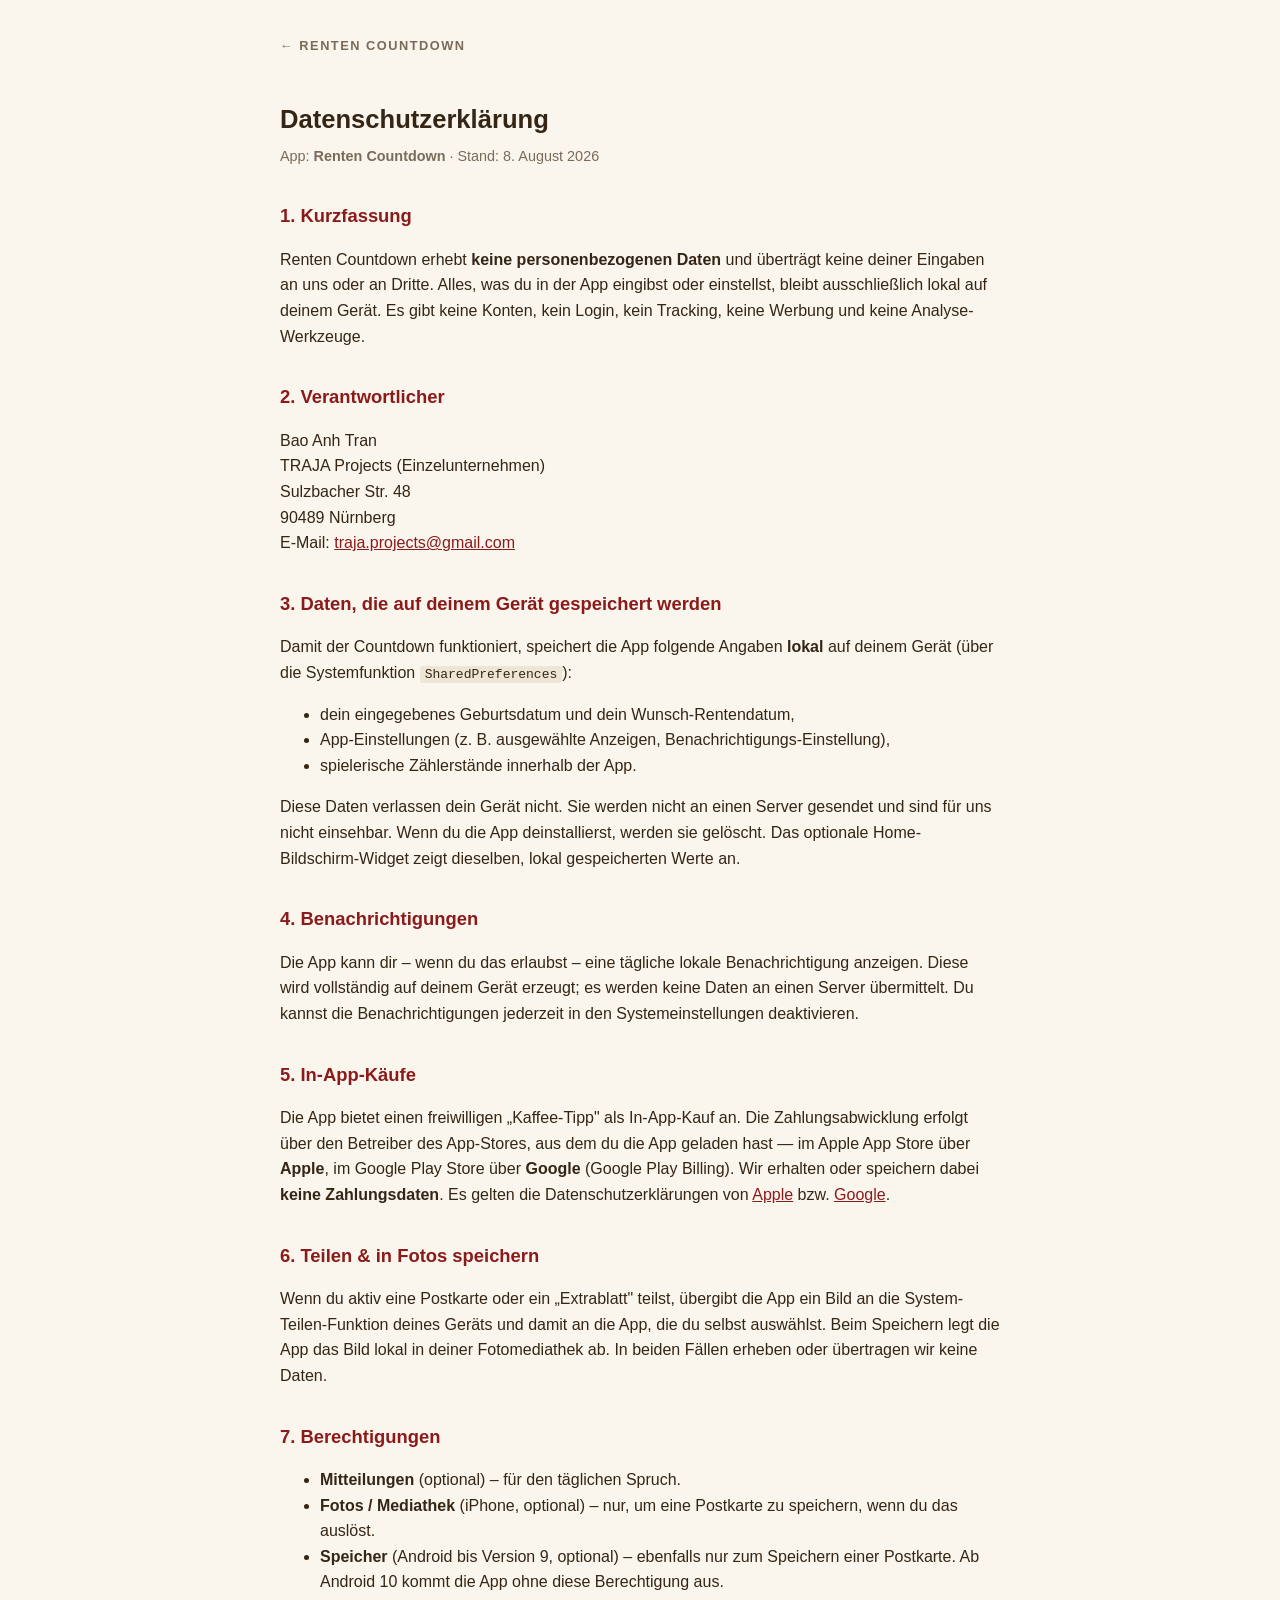
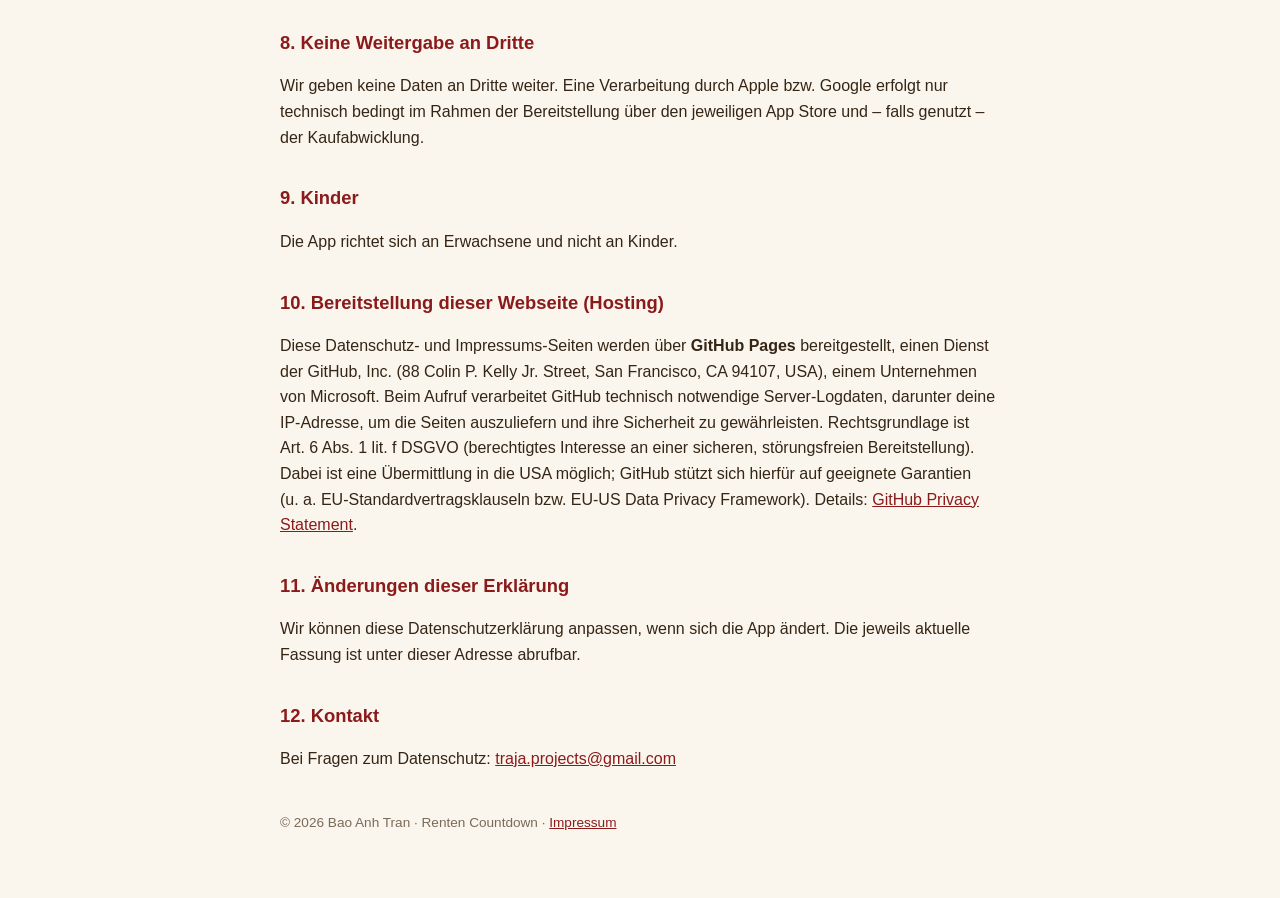
<file: docs/datenschutz.html>
<!DOCTYPE html>
<html lang="de">
<head>
  <meta charset="utf-8">
  <meta name="viewport" content="width=device-width, initial-scale=1">
  <title>Datenschutzerklärung – Renten Countdown</title>
  <meta name="description" content="Renten Countdown speichert alles auf dem Gerät: kein Konto, kein Login, kein Tracking, keine Werbung. Die vollständige Datenschutzerklärung.">
  <link rel="canonical" href="https://renten-countdown.de/datenschutz">

  <!--
    Vorschau-Karte OHNE `og:image`: Diese Adresse steht als Datenschutz-URL in
    beiden Store-Listings und in der App — sie wird verschickt, nicht beworben.
    Ein Marketing-Motiv auf einer Rechtsseite verspräche das Falsche; Titel und
    Beschreibung genügen, damit im Messenger kein nackter Link steht. Ohne
    `og:image` fällt die Karte bewusst auf die kleine Text-Darstellung zurück —
    darum hier auch kein `twitter:card`.
  -->
  <meta property="og:type" content="website">
  <meta property="og:locale" content="de_DE">
  <meta property="og:site_name" content="Renten Countdown">
  <meta property="og:title" content="Datenschutz — Renten Countdown">
  <meta property="og:description" content="Alles bleibt auf dem Gerät: kein Konto, kein Login, kein Tracking, keine Werbung.">
  <meta property="og:url" content="https://renten-countdown.de/datenschutz">

  <!-- Zustellung der Bildmarke wie in index.html — Begründung steht dort. -->
  <link rel="icon" href="/favicon.ico" sizes="16x16 32x32 48x48">
  <link rel="icon" type="image/png" href="/assets/icon-192.png" sizes="192x192">
  <link rel="apple-touch-icon" href="/assets/apple-touch-icon.png">
  <style>
    :root { color-scheme: light; }
    body {
      font-family: -apple-system, "Segoe UI", Roboto, Helvetica, Arial, sans-serif;
      max-width: 720px; margin: 0 auto; padding: 32px 22px 64px;
      background: #FAF6EE; color: #352515; line-height: 1.6;
    }
    h1 { font-size: 1.6rem; margin-bottom: 0.2em; }
    h2 { font-size: 1.15rem; margin-top: 1.8em; color: #8B1A1A; }
    .stand { color: #7A6A58; font-size: 0.9rem; margin-top: 0; }
    a { color: #8B1A1A; }
    code { background: #EDE5D5; padding: 1px 5px; border-radius: 3px; }
    footer { margin-top: 3em; color: #7A6A58; font-size: 0.85rem; }
    .zurueck {
      display: inline-block; margin-bottom: 2em;
      font-size: 0.8rem; font-weight: 700; letter-spacing: 1.5px; text-transform: uppercase;
      color: #7A6A58; text-decoration: none;
    }
    .zurueck:hover { color: #8B1A1A; }
  </style>
</head>
<body>
  <a class="zurueck" href="./">← Renten Countdown</a>
  <h1>Datenschutzerklärung</h1>
  <p class="stand">App: <strong>Renten Countdown</strong> · Stand: 8. August 2026</p>

  <h2>1. Kurzfassung</h2>
  <p>
    Renten Countdown erhebt <strong>keine personenbezogenen Daten</strong> und überträgt keine
    deiner Eingaben an uns oder an Dritte. Alles, was du in der App eingibst oder einstellst,
    bleibt ausschließlich lokal auf deinem Gerät. Es gibt keine Konten, kein Login, kein Tracking,
    keine Werbung und keine Analyse-Werkzeuge.
  </p>

  <h2>2. Verantwortlicher</h2>
  <p>
    Bao Anh Tran<br>
    TRAJA Projects (Einzelunternehmen)<br>
    Sulzbacher Str. 48<br>
    90489 Nürnberg<br>
    E-Mail: <a href="mailto:traja.projects@gmail.com">traja.projects@gmail.com</a>
  </p>

  <h2>3. Daten, die auf deinem Gerät gespeichert werden</h2>
  <p>
    Damit der Countdown funktioniert, speichert die App folgende Angaben <strong>lokal</strong>
    auf deinem Gerät (über die Systemfunktion <code>SharedPreferences</code>):
  </p>
  <ul>
    <li>dein eingegebenes Geburtsdatum und dein Wunsch-Rentendatum,</li>
    <li>App-Einstellungen (z.&nbsp;B. ausgewählte Anzeigen, Benachrichtigungs-Einstellung),</li>
    <li>spielerische Zählerstände innerhalb der App.</li>
  </ul>
  <p>
    Diese Daten verlassen dein Gerät nicht. Sie werden nicht an einen Server gesendet und sind
    für uns nicht einsehbar. Wenn du die App deinstallierst, werden sie gelöscht. Das optionale
    Home-Bildschirm-Widget zeigt dieselben, lokal gespeicherten Werte an.
  </p>

  <h2>4. Benachrichtigungen</h2>
  <p>
    Die App kann dir – wenn du das erlaubst – eine tägliche lokale Benachrichtigung anzeigen.
    Diese wird vollständig auf deinem Gerät erzeugt; es werden keine Daten an einen Server
    übermittelt. Du kannst die Benachrichtigungen jederzeit in den Systemeinstellungen deaktivieren.
  </p>

  <h2>5. In-App-Käufe</h2>
  <p>
    Die App bietet einen freiwilligen „Kaffee-Tipp" als In-App-Kauf an. Die Zahlungsabwicklung
    erfolgt über den Betreiber des App-Stores, aus dem du die App geladen hast — im Apple App Store
    über <strong>Apple</strong>, im Google Play Store über <strong>Google</strong> (Google Play
    Billing). Wir erhalten oder speichern dabei <strong>keine Zahlungsdaten</strong>. Es gelten die
    Datenschutzerklärungen von
    <a href="https://www.apple.com/legal/privacy/de-ww/" target="_blank" rel="noopener">Apple</a>
    bzw.
    <a href="https://policies.google.com/privacy" target="_blank" rel="noopener">Google</a>.
  </p>

  <h2>6. Teilen &amp; in Fotos speichern</h2>
  <p>
    Wenn du aktiv eine Postkarte oder ein „Extrablatt" teilst, übergibt die App ein Bild an die
    System-Teilen-Funktion deines Geräts und damit an die App, die du selbst auswählst. Beim
    Speichern legt die App das Bild lokal in deiner Fotomediathek ab. In beiden Fällen erheben
    oder übertragen wir keine Daten.
  </p>

  <h2>7. Berechtigungen</h2>
  <ul>
    <li><strong>Mitteilungen</strong> (optional) – für den täglichen Spruch.</li>
    <li><strong>Fotos / Mediathek</strong> (iPhone, optional) – nur, um eine Postkarte zu speichern, wenn du das auslöst.</li>
    <li><strong>Speicher</strong> (Android bis Version 9, optional) – ebenfalls nur zum Speichern einer Postkarte. Ab Android 10 kommt die App ohne diese Berechtigung aus.</li>
  </ul>

  <h2>8. Keine Weitergabe an Dritte</h2>
  <p>
    Wir geben keine Daten an Dritte weiter. Eine Verarbeitung durch Apple bzw. Google erfolgt nur
    technisch bedingt im Rahmen der Bereitstellung über den jeweiligen App Store und – falls genutzt –
    der Kaufabwicklung.
  </p>

  <h2>9. Kinder</h2>
  <p>
    Die App richtet sich an Erwachsene und nicht an Kinder.
  </p>

  <h2>10. Bereitstellung dieser Webseite (Hosting)</h2>
  <p>
    Diese Datenschutz- und Impressums-Seiten werden über <strong>GitHub Pages</strong>
    bereitgestellt, einen Dienst der GitHub,&nbsp;Inc. (88 Colin P. Kelly Jr. Street,
    San Francisco, CA 94107, USA), einem Unternehmen von Microsoft. Beim Aufruf
    verarbeitet GitHub technisch notwendige Server-Logdaten, darunter deine
    IP-Adresse, um die Seiten auszuliefern und ihre Sicherheit zu gewährleisten.
    Rechtsgrundlage ist Art.&nbsp;6 Abs.&nbsp;1 lit.&nbsp;f DSGVO (berechtigtes
    Interesse an einer sicheren, störungsfreien Bereitstellung). Dabei ist eine
    Übermittlung in die USA möglich; GitHub stützt sich hierfür auf geeignete
    Garantien (u.&nbsp;a. EU-Standardvertragsklauseln bzw. EU-US Data Privacy
    Framework). Details:
    <a href="https://docs.github.com/en/site-policy/privacy-policies/github-general-privacy-statement" target="_blank" rel="noopener">GitHub Privacy Statement</a>.
  </p>

  <h2>11. Änderungen dieser Erklärung</h2>
  <p>
    Wir können diese Datenschutzerklärung anpassen, wenn sich die App ändert. Die jeweils aktuelle
    Fassung ist unter dieser Adresse abrufbar.
  </p>

  <h2>12. Kontakt</h2>
  <p>
    Bei Fragen zum Datenschutz: <a href="mailto:traja.projects@gmail.com">traja.projects@gmail.com</a>
  </p>

  <footer>© 2026 Bao Anh Tran · Renten Countdown · <a href="impressum">Impressum</a></footer>
</body>
</html>
</file>
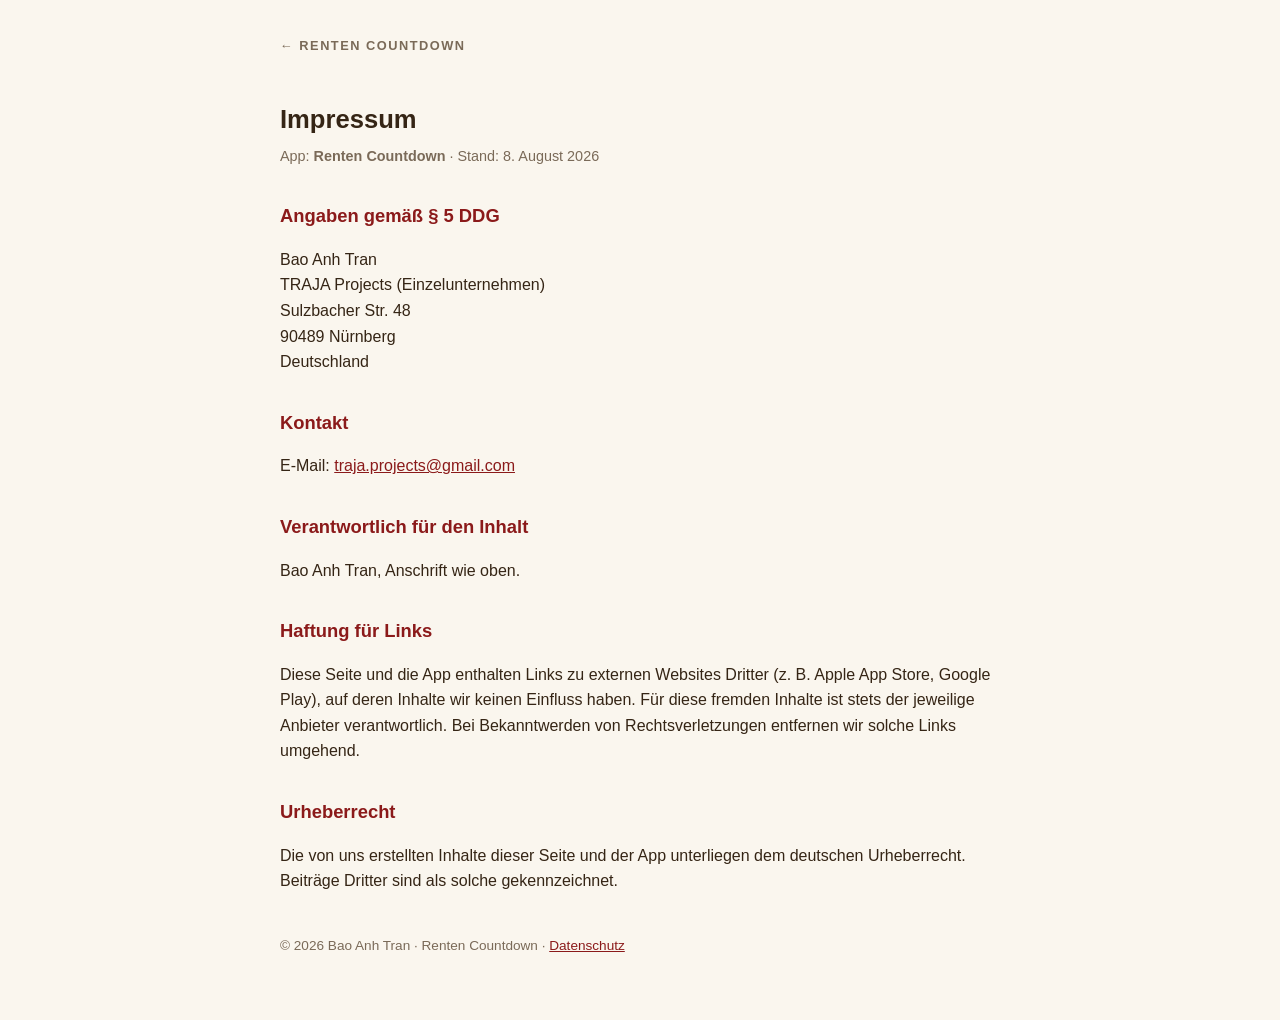
<file: docs/impressum.html>
<!DOCTYPE html>
<html lang="de">
<head>
  <meta charset="utf-8">
  <meta name="viewport" content="width=device-width, initial-scale=1">
  <title>Impressum – Renten Countdown</title>
  <meta name="description" content="Anbieterkennzeichnung nach § 5 DDG für Renten Countdown — Verantwortlicher, Anschrift und Kontakt.">
  <link rel="canonical" href="https://renten-countdown.de/impressum">

  <!-- Vorschau-Karte ohne `og:image` — Begründung wie in datenschutz.html. -->
  <meta property="og:type" content="website">
  <meta property="og:locale" content="de_DE">
  <meta property="og:site_name" content="Renten Countdown">
  <meta property="og:title" content="Impressum — Renten Countdown">
  <meta property="og:description" content="Anbieterkennzeichnung nach § 5 DDG — Verantwortlicher, Anschrift und Kontakt.">
  <meta property="og:url" content="https://renten-countdown.de/impressum">

  <!-- Zustellung der Bildmarke wie in index.html — Begründung steht dort. -->
  <link rel="icon" href="/favicon.ico" sizes="16x16 32x32 48x48">
  <link rel="icon" type="image/png" href="/assets/icon-192.png" sizes="192x192">
  <link rel="apple-touch-icon" href="/assets/apple-touch-icon.png">
  <style>
    :root { color-scheme: light; }
    body {
      font-family: -apple-system, "Segoe UI", Roboto, Helvetica, Arial, sans-serif;
      max-width: 720px; margin: 0 auto; padding: 32px 22px 64px;
      background: #FAF6EE; color: #352515; line-height: 1.6;
    }
    h1 { font-size: 1.6rem; margin-bottom: 0.2em; }
    h2 { font-size: 1.15rem; margin-top: 1.8em; color: #8B1A1A; }
    .stand { color: #7A6A58; font-size: 0.9rem; margin-top: 0; }
    a { color: #8B1A1A; }
    footer { margin-top: 3em; color: #7A6A58; font-size: 0.85rem; }
    .zurueck {
      display: inline-block; margin-bottom: 2em;
      font-size: 0.8rem; font-weight: 700; letter-spacing: 1.5px; text-transform: uppercase;
      color: #7A6A58; text-decoration: none;
    }
    .zurueck:hover { color: #8B1A1A; }
  </style>
</head>
<body>
  <a class="zurueck" href="./">← Renten Countdown</a>

  <h1>Impressum</h1>
  <p class="stand">App: <strong>Renten Countdown</strong> · Stand: 8. August 2026</p>

  <h2>Angaben gemäß § 5 DDG</h2>
  <p>
    Bao Anh Tran<br>
    TRAJA Projects (Einzelunternehmen)<br>
    Sulzbacher Str. 48<br>
    90489 Nürnberg<br>
    Deutschland
  </p>

  <h2>Kontakt</h2>
  <p>
    E-Mail: <a href="mailto:traja.projects@gmail.com">traja.projects@gmail.com</a>
  </p>

  <h2>Verantwortlich für den Inhalt</h2>
  <p>
    Bao Anh Tran, Anschrift wie oben.
  </p>

  <h2>Haftung für Links</h2>
  <p>
    Diese Seite und die App enthalten Links zu externen Websites Dritter (z.&nbsp;B. Apple App Store,
    Google Play), auf deren Inhalte wir keinen Einfluss haben. Für diese fremden Inhalte ist stets der
    jeweilige Anbieter verantwortlich. Bei Bekanntwerden von Rechtsverletzungen entfernen wir solche
    Links umgehend.
  </p>

  <h2>Urheberrecht</h2>
  <p>
    Die von uns erstellten Inhalte dieser Seite und der App unterliegen dem deutschen Urheberrecht.
    Beiträge Dritter sind als solche gekennzeichnet.
  </p>

  <footer>© 2026 Bao Anh Tran · Renten Countdown · <a href="datenschutz">Datenschutz</a></footer>
</body>
</html>
</file>
